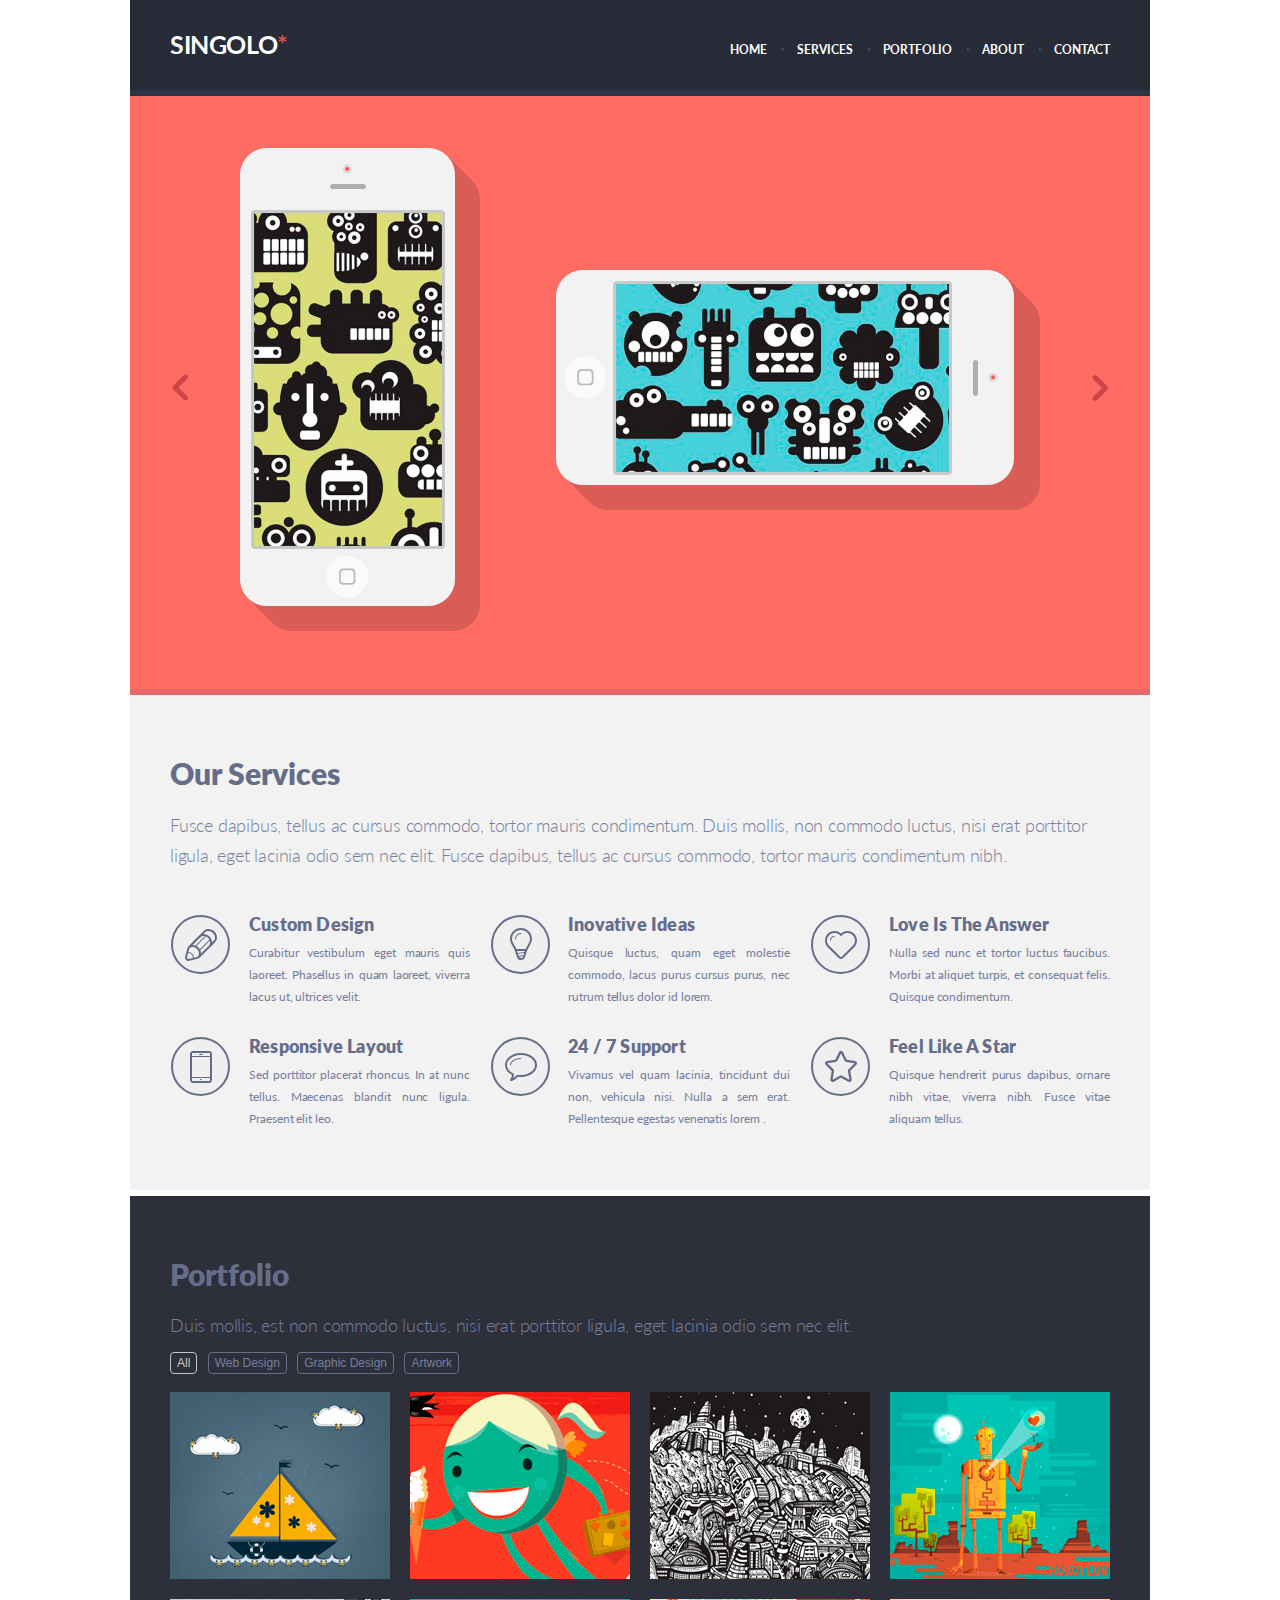
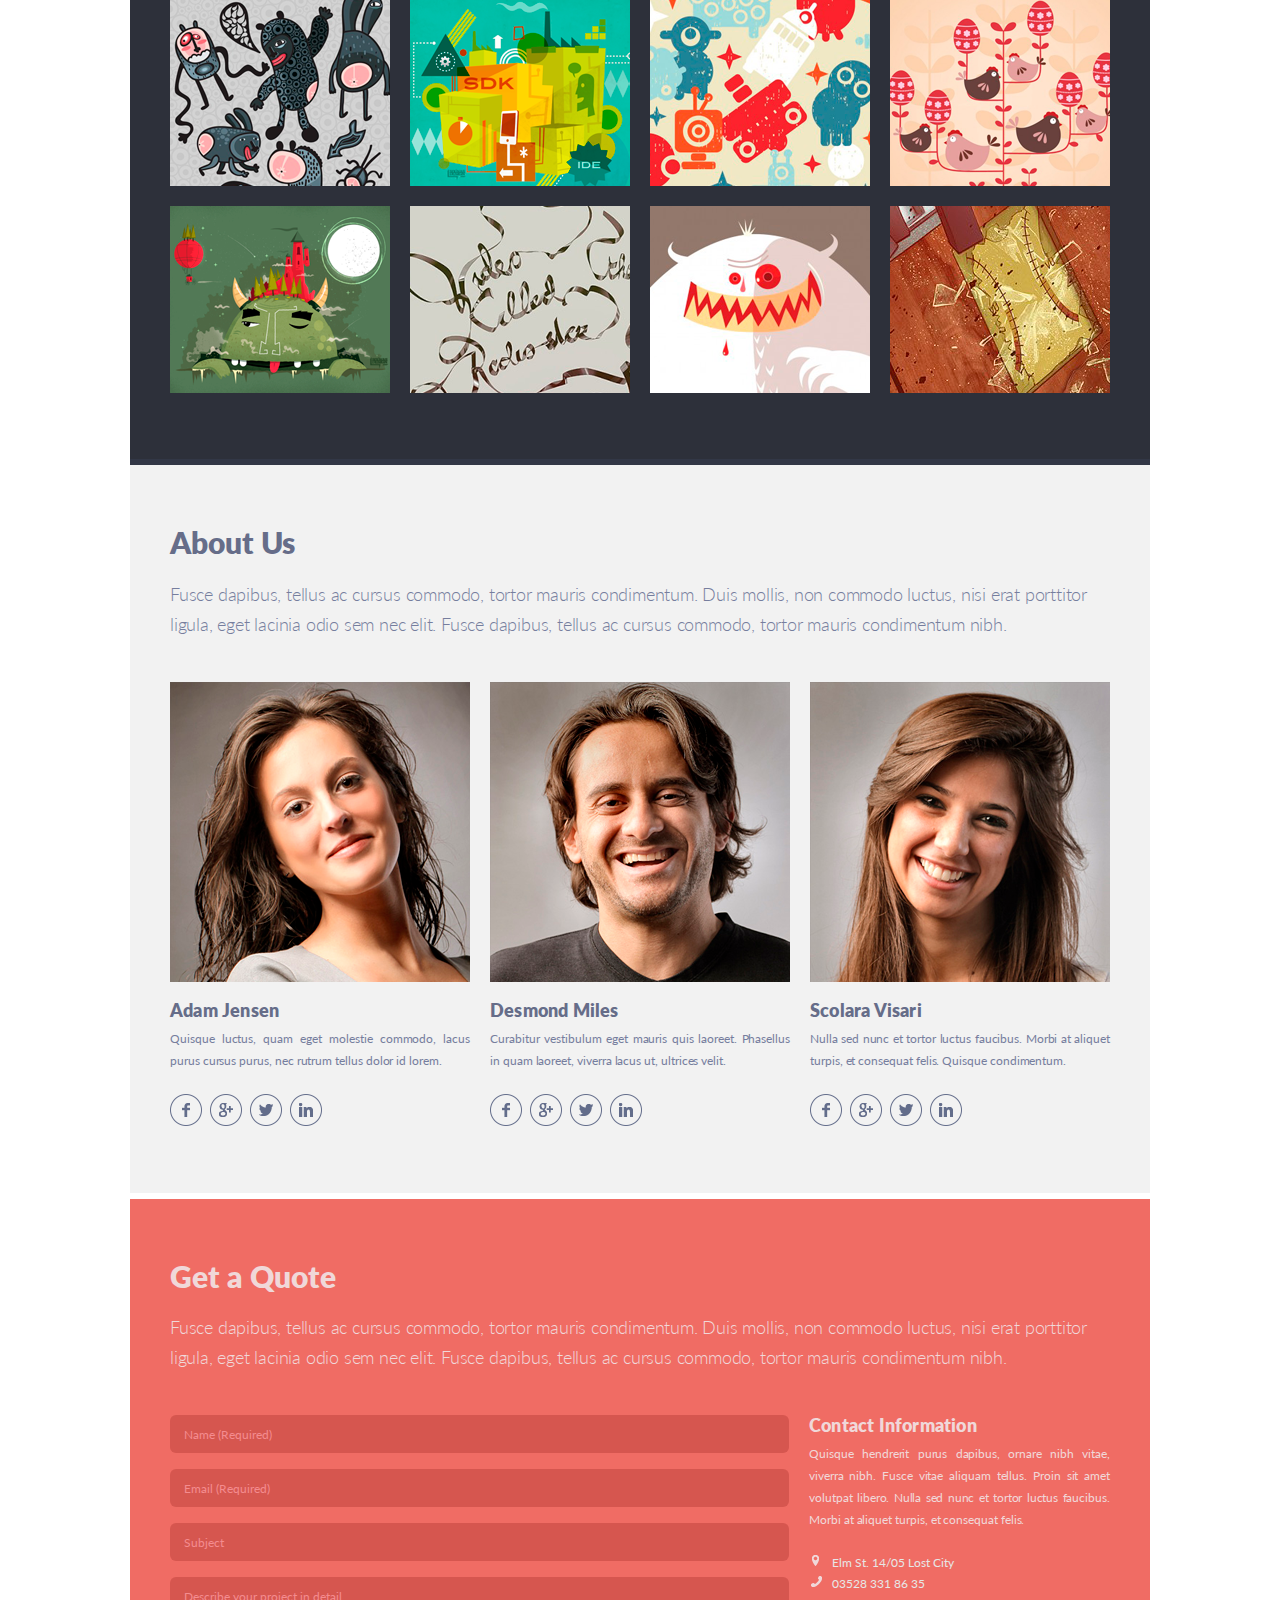
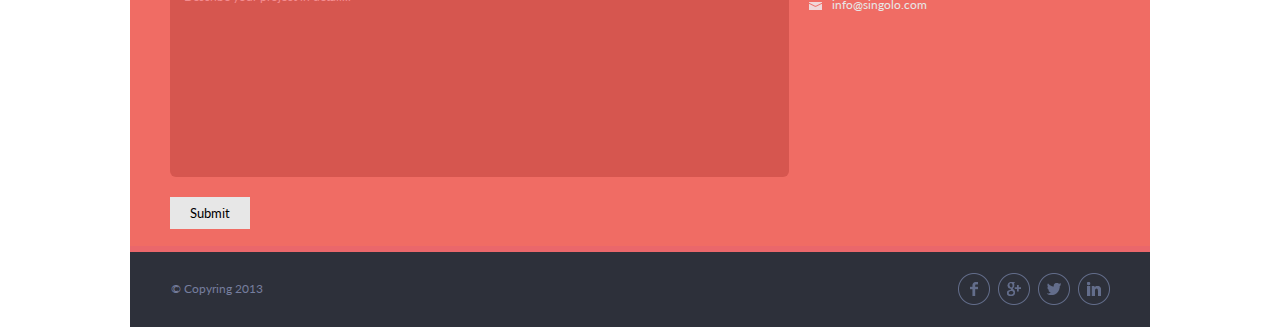
<file: index.html>
<!DOCTYPE html>
<html lang="en">
<head>
    <meta charset="UTF-8">
    <meta name="viewport" content="width=device-width, initial-scale=1.0">
    <link href="./styles/style.css" rel="stylesheet">
    <title>Singolo</title>
</head>
<body>
    <div class="wrapper">
        <header>
            <a href="#"><h1>SINGOLO<span class="red">*</span></h1></a>
            <nav>
                <ul>
                    <li><a href="#">HOME</a></li>
                    <li class="divider">·</li>
                    <li><a href="#">SERVICES</a></li>
                    <li class="divider">·</li>
                    <li><a href="#">PORTFOLIO</a></li>
                    <li class="divider">·</li>
                    <li><a href="#">ABOUT</a></li>
                    <li class="divider">·</li>
                    <li><a href="#">CONTACT</a></li>
                </ul>
            </nav><!-- end nav-->
            <div id="menu-divider"></div>
        </header>
        <main>
            <div id="hero">
                <a href="#"><img src="assets/images/chev 1.svg" class="arrow-left" alt="swap left"></a>
                <img src="assets/images/iPhone Vertical 1.png" class="image-vertical" alt="image 1">
                <img src="assets/images/iPhone Horizontal 1.png" class="image-horizontal" alt="image 2">
                <a href="#"><img src="assets/images/chev 2.svg" class="arrow-right" alt="swap right"></a>
            </div><!-- end hero-->
            <div id="content">
                <section id="description">
                    <h2>Our Services</h2>
                        <p class="text">Fusce dapibus, tellus ac cursus commodo, tortor mauris condimentum. Duis mollis, non commodo luctus, nisi erat porttitor ligula, eget lacinia odio sem nec elit. Fusce dapibus, tellus ac cursus commodo, tortor mauris condimentum nibh.</p>
                        <div class="benefit-box">
                            <div class="benefits">
                                <div class="benefit-wrapper">
                                    <img src="assets/images/Benefits/Custom Design.svg" class="benefit-img" alt="img">
                                    <h4>Custom Design</h4>
                                    <p class="benefit-text">Curabitur vestibulum eget mauris quis laoreet. Phasellus in quam laoreet, viverra lacus ut, ultrices velit.</p>
                                </div><!--end benefit-->
                                <div class="benefit-wrapper">
                                    <img src="assets/images/Benefits/Inovative Ideas.svg" class="benefit-img" alt="img">
                                    <h4>Inovative Ideas</h4>
                                    <p class="benefit-text">Quisque luctus, quam eget molestie commodo, lacus purus cursus purus, nec rutrum tellus dolor id lorem.</p>
                                </div><!--end benefit-->
                                <div class="benefit-wrapper">
                                    <img src="assets/images/Benefits/Love Is The Answer.svg" class="benefit-img" alt="img">
                                    <h4>Love Is The Answer</h4>
                                    <p class="benefit-text">Nulla sed nunc et tortor luctus faucibus. Morbi at aliquet turpis, et consequat felis. Quisque condimentum.</p>
                                </div><!--end benefit-->
                                <br>
                            </div>
                        </div>

                        <div class="benefits">
                            <div class="benefit-wrapper">
                                <img src="assets/images/Benefits/Responsive Layout.svg" class="benefit-img" alt="img">
                                <h4>Responsive Layout</h4>
                                <p class="benefit-text">Sed porttitor placerat rhoncus. In at nunc tellus. Maecenas blandit nunc ligula. Praesent elit leo.</p>
                            </div><!--end benefit-->
                            <div class="benefit-wrapper">
                                <img src="assets/images/Benefits/7 Support.svg" class="benefit-img" alt="img">
                                <h4>24 / 7 Support</h4>
                                <p class="benefit-text">Vivamus vel quam lacinia, tincidunt dui non, vehicula nisi. Nulla a sem erat. Pellentesque egestas venenatis lorem .</p>
                            </div><!--end benefit-->
                            <div class="benefit-wrapper">
                                <img src="assets/images/Benefits/Feel Like A Star.svg" class="benefit-img" alt="img">
                                <h4>Feel Like A Star</h4>
                                <p class="benefit-text">Quisque hendrerit purus dapibus, ornare nibh vitae, viverra nibh. Fusce vitae aliquam tellus.</p>
                            </div><!--end benefit-->
                            <br>
                        </div>
                </section><!--end description-->
                <section id="column-content"></section><!-- end column-content-->
            </div>
        </main>
        <section id="portfolio">
            <h2>Portfolio</h2>
            <p class="text">Duis mollis, est non commodo luctus, nisi erat porttitor ligula, eget lacinia odio sem nec elit.</p>
            <div class="portfolio-select">
                <button class="button active">All</button>
                <button class="button">Web Design</button>
                <button class="button">Graphic Design</button>
                <button class="button">Artwork</button>
            </div>
                <div class="portfolio-items">
                    <div class="portfolio-item"><img src="assets/images/Portfolio/Image.png"></div>
                    <div class="portfolio-item"><img src="assets/images/Portfolio/Image-3.png"></div>
                    <div class="portfolio-item"><img src="assets/images/Portfolio/Image-6.png"></div>
                    <div class="portfolio-item"><img src="assets/images/Portfolio/Image-9.png"></div>

                    <div class="portfolio-item"><img src="assets/images/Portfolio/Image-1.png"></div>
                    <div class="portfolio-item"><img src="assets/images/Portfolio/Image-4.png"></div>
                    <div class="portfolio-item"><img src="assets/images/Portfolio/Image-7.png"></div>
                    <div class="portfolio-item"><img src="assets/images/Portfolio/Image-10.png"></div>

                    <div class="portfolio-item"><img src="assets/images/Portfolio/Image-2.png"></div>
                    <div class="portfolio-item"><img src="assets/images/Portfolio/Image-5.png"></div>
                    <div class="portfolio-item"><img src="assets/images/Portfolio/Image-8.png"></div>
                    <div class="portfolio-item"><img src="assets/images/Portfolio/Image-11.png"></div>
                </div>     
        </section> <!-- end portfolio-->
        <section id="about-us">
            <h2>About Us</h2>
            <p class="text">Fusce dapibus, tellus ac cursus commodo, tortor mauris condimentum. Duis mollis, non commodo luctus, nisi erat porttitor ligula, eget lacinia odio sem nec elit. Fusce dapibus, tellus ac cursus commodo, tortor mauris condimentum nibh.</p>
            <div class="workers">
                <div class="worker">
                    <img src="assets/images/About Us/Image.png" id="portfolio-img">
                    <h4>Adam Jensen</h4>
                    <p class="benefit-text">Quisque luctus, quam eget molestie commodo, lacus purus cursus purus, nec rutrum tellus dolor id lorem.</p>
                    <div class="social">
                        <img src="assets/images/Social/Facebook.png" id="social-icon">
                        <img src="assets/images/Social/Google.png" id="social-icon">
                        <img src="assets/images/Social/Twitter.png" id="social-icon">
                        <img src="assets/images/Social/LinkedIn.png" id="social-icon">
                    </div>
                </div>
                <div class="worker">
                    <img src="assets/images/About Us/Image1.png" id="portfolio-img">
                    <h4>Desmond Miles</h4>
                    <p class="benefit-text">Curabitur vestibulum eget mauris quis laoreet. Phasellus in quam laoreet, viverra lacus ut, ultrices velit.</p>
                    <div class="social">
                        <img src="assets/images/Social/Facebook.png" id="social-icon">
                        <img src="assets/images/Social/Google.png" id="social-icon">
                        <img src="assets/images/Social/Twitter.png" id="social-icon">
                        <img src="assets/images/Social/LinkedIn.png" id="social-icon">
                    </div>
                </div>
                <div class="worker">
                    <img src="assets/images/About Us/Image2.png" id="portfolio-img">
                    <h4>Scolara Visari</h4>
                    <p class="benefit-text">Nulla sed nunc et tortor luctus faucibus. Morbi at aliquet turpis, et consequat felis. Quisque condimentum. </p>
                    <div class="social">
                        <img src="assets/images/Social/Facebook.png" id="social-icon">
                        <img src="assets/images/Social/Google.png" id="social-icon">
                        <img src="assets/images/Social/Twitter.png" id="social-icon">
                        <img src="assets/images/Social/LinkedIn.png" id="social-icon">
                    </div>
                </div>
            </div>
        </section> <!-- end about us-->
        <section id="quote">
            <h2 class="white">Get a Quote</h2>
            <p class="text white">Fusce dapibus, tellus ac cursus commodo, tortor mauris condimentum. Duis mollis, non commodo luctus, nisi erat porttitor ligula, eget lacinia odio sem nec elit. Fusce dapibus, tellus ac cursus commodo, tortor mauris condimentum nibh.</p>

            <div class="form">

                <div class="inputs">
                    <form action="">
                        <input type="text" size="40" required placeholder="Name (Required)">
                        <input type="email" size="40" required placeholder="Email (Required)">
                        <input type="text" size="40" placeholder="Subject">
                        <textarea rows="10" placeholder="Describe your project in detail..."></textarea>
                        <button type="submit" class="submit-button">Submit</button>
                    </form>
                </div>

                <div class="links">
                    <h4 class="white">Contact Information</h4>
                    <div class="benefit-text white">Quisque hendrerit purus dapibus, ornare nibh vitae, viverra nibh. Fusce vitae aliquam tellus. Proin sit amet volutpat libero. Nulla sed nunc et tortor luctus faucibus. Morbi at aliquet turpis, et consequat felis. 
                    </div>
                    <div class="link-style">
                        <span>Elm St. 14/05 Lost City</span>
                        <a href="tel:035283318635"> 03528 331 86 35</a>
                        <a href="mailto:info@singolo.com"> info@singolo.com</a>
                    </div>  
                </div>

            </div>
        </section> <!-- end quote-->
        <footer>
            <span class="footer-text">&copy; Copyring 2013</span>
                <div class="social">
                    <img src="assets/images/Social/Facebook.png" id="social-icon">
                    <img src="assets/images/Social/Google.png" id="social-icon">
                    <img src="assets/images/Social/Twitter.png" id="social-icon">
                    <img src="assets/images/Social/LinkedIn.png" id="social-icon">
                </div>
        </footer> <!-- end footer-->
    </div>
</body>
</html>
</file>
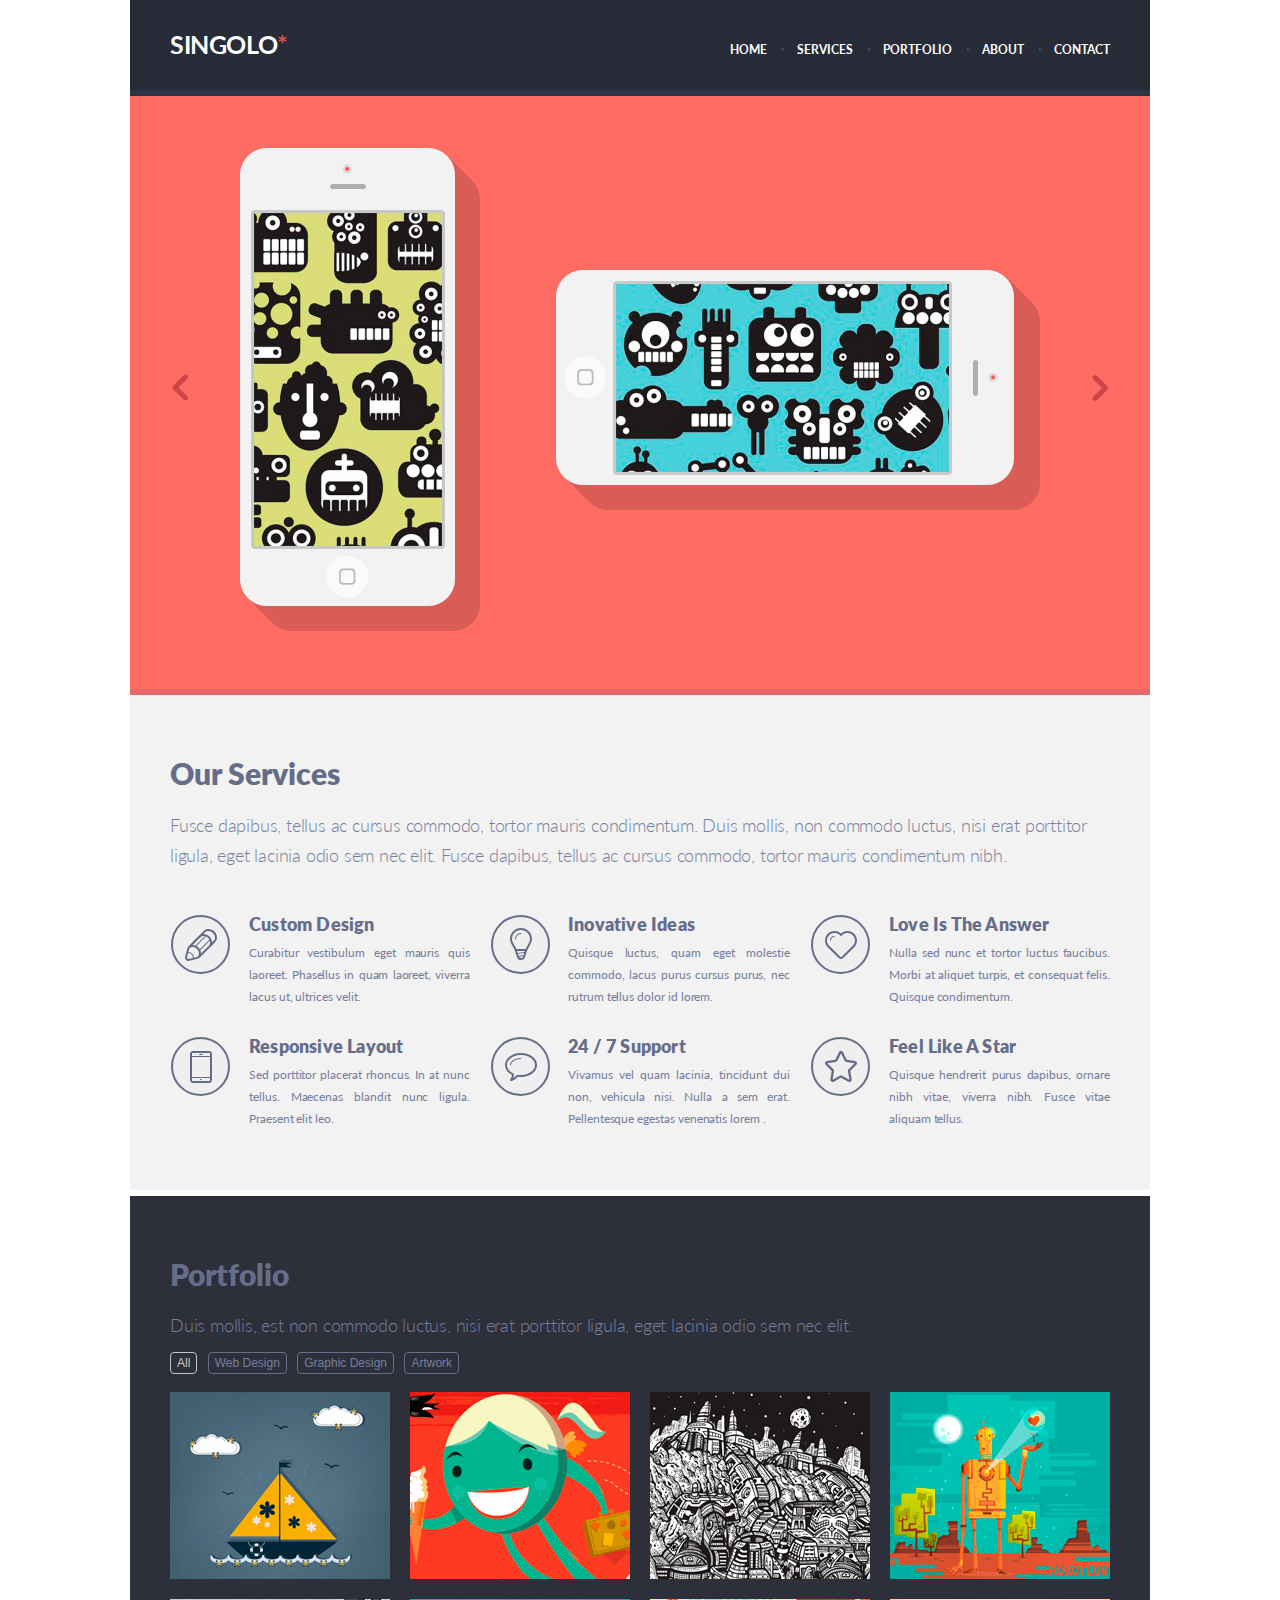
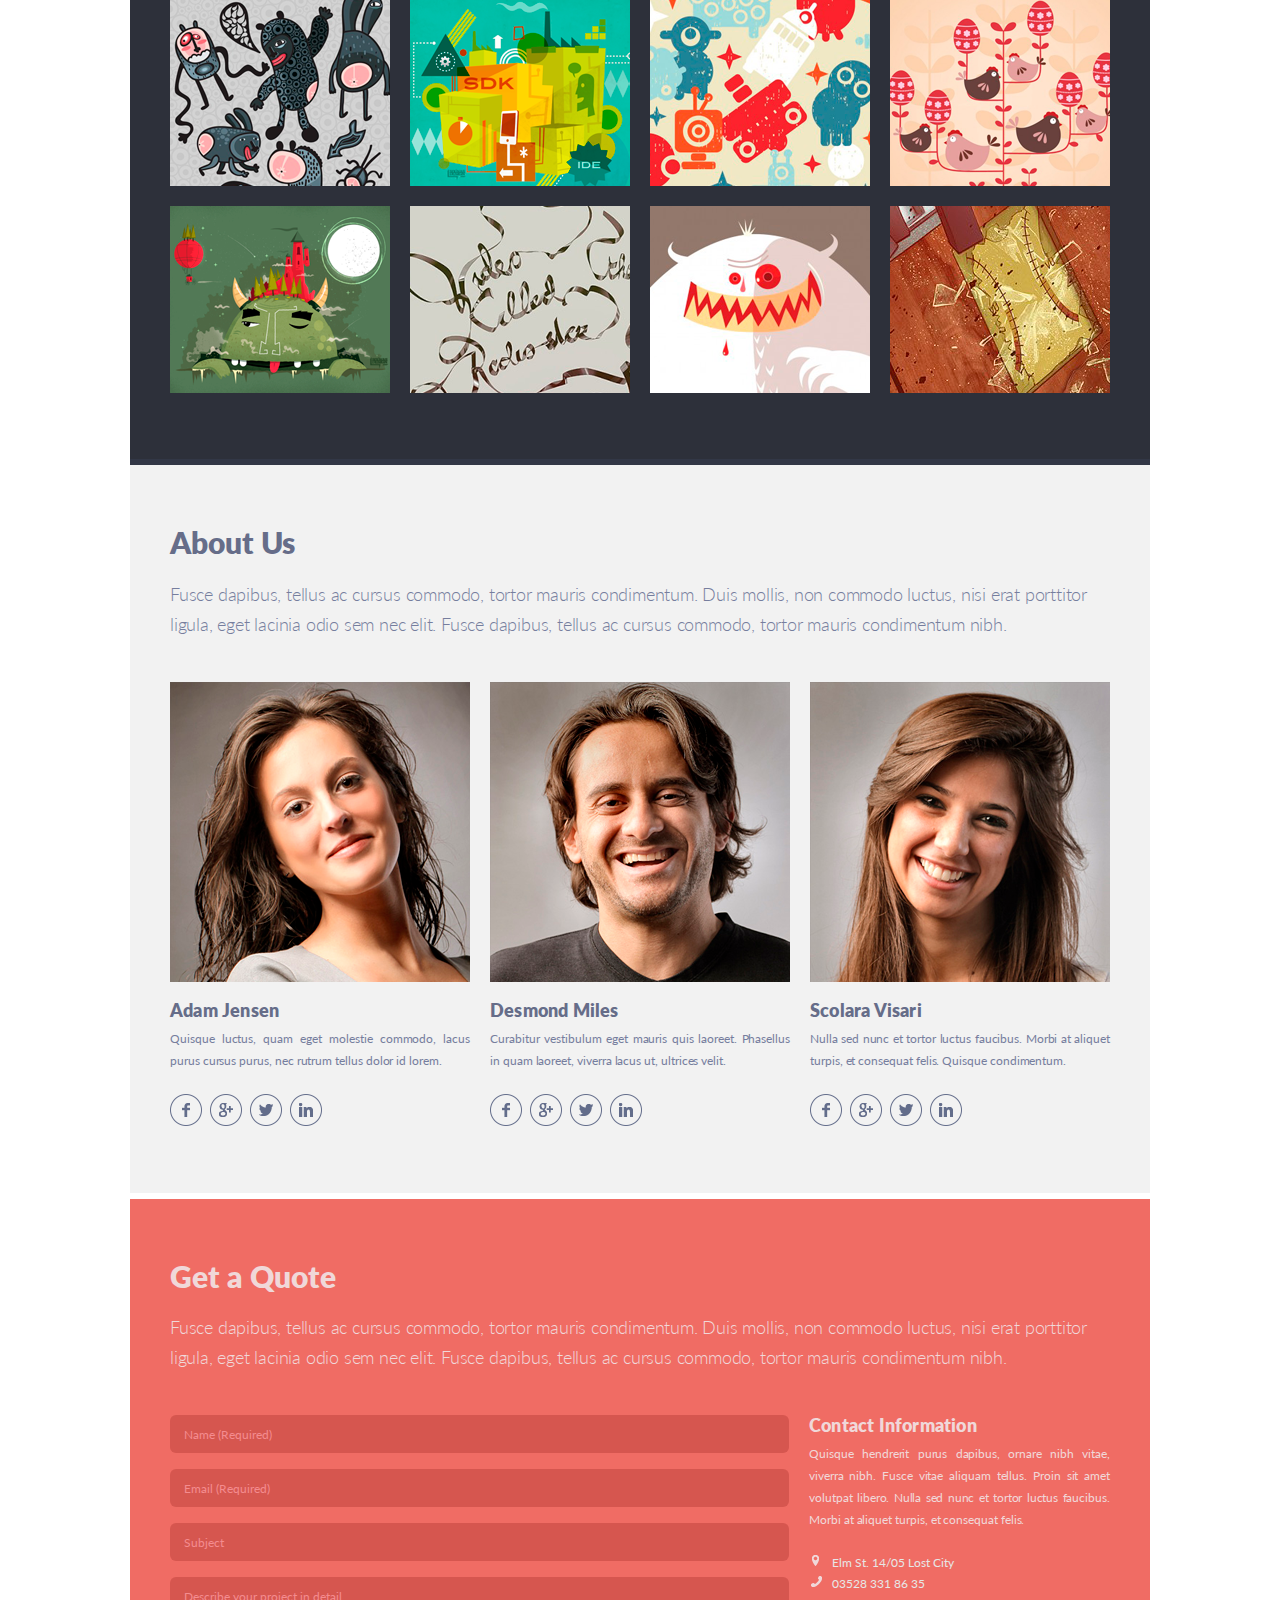
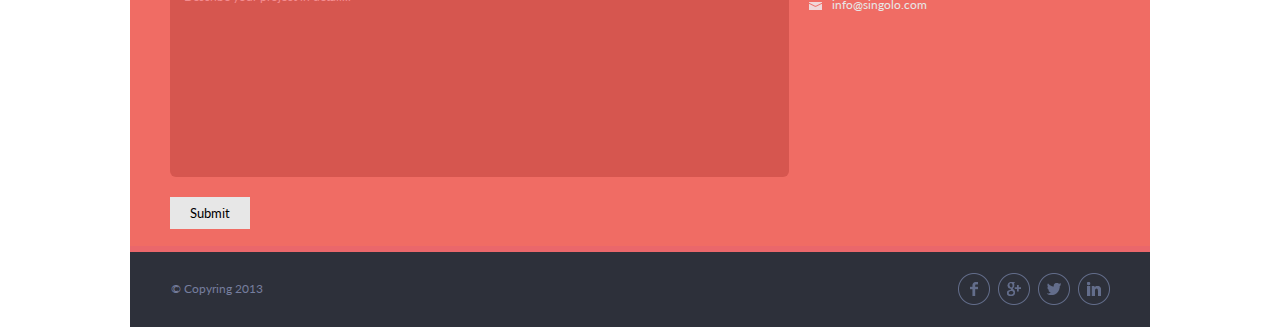
<file: singolo.html>
<!DOCTYPE html>
<html lang="en">
<head>
    <meta charset="UTF-8">
    <meta name="viewport" content="width=device-width, initial-scale=1.0">
    <link href="./styles/singolo.css" rel="stylesheet">
    <title>Singolo</title>
</head>
<body>
    <div class="wrapper">
        <header>
            <a href="#"><h1>SINGOLO<span class="red">*</span></h1></a>
            <nav>
                <ul>
                    <li><a href="#">HOME</a></li>
                    <li class="divider">·</li>
                    <li><a href="#">SERVICES</a></li>
                    <li class="divider">·</li>
                    <li><a href="#">PORTFOLIO</a></li>
                    <li class="divider">·</li>
                    <li><a href="#">ABOUT</a></li>
                    <li class="divider">·</li>
                    <li><a href="#">CONTACT</a></li>
                </ul>
            </nav><!-- end nav-->
            <div id="menu-divider"></div>
        </header>
        <main>
            <div id="hero">
                <a href="#"><img src="assets/images/chev 1.svg" class="arrow-left" alt="swap left"></a>
                <img src="assets/images/iPhone Vertical 1.png" class="image-vertical" alt="image 1">
                <img src="assets/images/iPhone Horizontal 1.png" class="image-horizontal" alt="image 2">
                <a href="#"><img src="assets/images/chev 2.svg" class="arrow-right" alt="swap right"></a>
            </div><!-- end hero-->
            <div id="content">
                <section id="description">
                    <h2>Our Services</h2>
                        <p class="text">Fusce dapibus, tellus ac cursus commodo, tortor mauris condimentum. Duis mollis, non commodo luctus, nisi erat porttitor ligula, eget lacinia odio sem nec elit. Fusce dapibus, tellus ac cursus commodo, tortor mauris condimentum nibh.</p>
                        <div class="benefit-box">
                            <div class="benefits">
                                <div class="benefit-wrapper">
                                    <img src="assets/images/Benefits/Custom Design.svg" class="benefit-img" alt="img">
                                    <h4>Custom Design</h4>
                                    <p class="benefit-text">Curabitur vestibulum eget mauris quis laoreet. Phasellus in quam laoreet, viverra lacus ut, ultrices velit.</p>
                                </div><!--end benefit-->
                                <div class="benefit-wrapper">
                                    <img src="assets/images/Benefits/Inovative Ideas.svg" class="benefit-img" alt="img">
                                    <h4>Inovative Ideas</h4>
                                    <p class="benefit-text">Quisque luctus, quam eget molestie commodo, lacus purus cursus purus, nec rutrum tellus dolor id lorem.</p>
                                </div><!--end benefit-->
                                <div class="benefit-wrapper">
                                    <img src="assets/images/Benefits/Love Is The Answer.svg" class="benefit-img" alt="img">
                                    <h4>Love Is The Answer</h4>
                                    <p class="benefit-text">Nulla sed nunc et tortor luctus faucibus. Morbi at aliquet turpis, et consequat felis. Quisque condimentum.</p>
                                </div><!--end benefit-->
                                <br>
                            </div>
                        </div>

                        <div class="benefits">
                            <div class="benefit-wrapper">
                                <img src="assets/images/Benefits/Responsive Layout.svg" class="benefit-img" alt="img">
                                <h4>Responsive Layout</h4>
                                <p class="benefit-text">Sed porttitor placerat rhoncus. In at nunc tellus. Maecenas blandit nunc ligula. Praesent elit leo.</p>
                            </div><!--end benefit-->
                            <div class="benefit-wrapper">
                                <img src="assets/images/Benefits/7 Support.svg" class="benefit-img" alt="img">
                                <h4>24 / 7 Support</h4>
                                <p class="benefit-text">Vivamus vel quam lacinia, tincidunt dui non, vehicula nisi. Nulla a sem erat. Pellentesque egestas venenatis lorem .</p>
                            </div><!--end benefit-->
                            <div class="benefit-wrapper">
                                <img src="assets/images/Benefits/Feel Like A Star.svg" class="benefit-img" alt="img">
                                <h4>Feel Like A Star</h4>
                                <p class="benefit-text">Quisque hendrerit purus dapibus, ornare nibh vitae, viverra nibh. Fusce vitae aliquam tellus.</p>
                            </div><!--end benefit-->
                            <br>
                        </div>
                </section><!--end description-->
                <section id="column-content"></section><!-- end column-content-->
            </div>
        </main>
        <section id="portfolio">
            <h2>Portfolio</h2>
            <p class="text">Duis mollis, est non commodo luctus, nisi erat porttitor ligula, eget lacinia odio sem nec elit.</p>
            <div class="portfolio-select">
                <button class="button active">All</button>
                <button class="button">Web Design</button>
                <button class="button">Graphic Design</button>
                <button class="button">Artwork</button>
            </div>
                <div class="portfolio-items">
                    <div class="portfolio-item"><img src="assets/images/Portfolio/Image.png"></div>
                    <div class="portfolio-item"><img src="assets/images/Portfolio/Image-3.png"></div>
                    <div class="portfolio-item"><img src="assets/images/Portfolio/Image-6.png"></div>
                    <div class="portfolio-item"><img src="assets/images/Portfolio/Image-9.png"></div>

                    <div class="portfolio-item"><img src="assets/images/Portfolio/Image-1.png"></div>
                    <div class="portfolio-item"><img src="assets/images/Portfolio/Image-4.png"></div>
                    <div class="portfolio-item"><img src="assets/images/Portfolio/Image-7.png"></div>
                    <div class="portfolio-item"><img src="assets/images/Portfolio/Image-10.png"></div>

                    <div class="portfolio-item"><img src="assets/images/Portfolio/Image-2.png"></div>
                    <div class="portfolio-item"><img src="assets/images/Portfolio/Image-5.png"></div>
                    <div class="portfolio-item"><img src="assets/images/Portfolio/Image-8.png"></div>
                    <div class="portfolio-item"><img src="assets/images/Portfolio/Image-11.png"></div>
                </div>     
        </section> <!-- end portfolio-->
        <section id="about-us">
            <h2>About Us</h2>
            <p class="text">Fusce dapibus, tellus ac cursus commodo, tortor mauris condimentum. Duis mollis, non commodo luctus, nisi erat porttitor ligula, eget lacinia odio sem nec elit. Fusce dapibus, tellus ac cursus commodo, tortor mauris condimentum nibh.</p>
            <div class="workers">
                <div class="worker">
                    <img src="assets/images/About Us/Image.png" id="portfolio-img">
                    <h4>Adam Jensen</h4>
                    <p class="benefit-text">Quisque luctus, quam eget molestie commodo, lacus purus cursus purus, nec rutrum tellus dolor id lorem.</p>
                    <div class="social">
                        <img src="assets/images/Social/Facebook.png" id="social-icon">
                        <img src="assets/images/Social/Google.png" id="social-icon">
                        <img src="assets/images/Social/Twitter.png" id="social-icon">
                        <img src="assets/images/Social/LinkedIn.png" id="social-icon">
                    </div>
                </div>
                <div class="worker">
                    <img src="assets/images/About Us/Image1.png" id="portfolio-img">
                    <h4>Desmond Miles</h4>
                    <p class="benefit-text">Curabitur vestibulum eget mauris quis laoreet. Phasellus in quam laoreet, viverra lacus ut, ultrices velit.</p>
                    <div class="social">
                        <img src="assets/images/Social/Facebook.png" id="social-icon">
                        <img src="assets/images/Social/Google.png" id="social-icon">
                        <img src="assets/images/Social/Twitter.png" id="social-icon">
                        <img src="assets/images/Social/LinkedIn.png" id="social-icon">
                    </div>
                </div>
                <div class="worker">
                    <img src="assets/images/About Us/Image2.png" id="portfolio-img">
                    <h4>Scolara Visari</h4>
                    <p class="benefit-text">Nulla sed nunc et tortor luctus faucibus. Morbi at aliquet turpis, et consequat felis. Quisque condimentum. </p>
                    <div class="social">
                        <img src="assets/images/Social/Facebook.png" id="social-icon">
                        <img src="assets/images/Social/Google.png" id="social-icon">
                        <img src="assets/images/Social/Twitter.png" id="social-icon">
                        <img src="assets/images/Social/LinkedIn.png" id="social-icon">
                    </div>
                </div>
            </div>
        </section> <!-- end about us-->
        <section id="quote">
            <h2 class="white">Get a Quote</h2>
            <p class="text white">Fusce dapibus, tellus ac cursus commodo, tortor mauris condimentum. Duis mollis, non commodo luctus, nisi erat porttitor ligula, eget lacinia odio sem nec elit. Fusce dapibus, tellus ac cursus commodo, tortor mauris condimentum nibh.</p>

            <div class="form">

                <div class="inputs">
                    <form action="">
                        <input type="text" size="40" required placeholder="Name (Required)">
                        <input type="email" size="40" required placeholder="Email (Required)">
                        <input type="text" size="40" placeholder="Subject">
                        <textarea rows="10" placeholder="Describe your project in detail..."></textarea>
                        <button type="submit" class="submit-button">Submit</button>
                    </form>
                </div>

                <div class="links">
                    <h4 class="white">Contact Information</h4>
                    <div class="benefit-text white">Quisque hendrerit purus dapibus, ornare nibh vitae, viverra nibh. Fusce vitae aliquam tellus. Proin sit amet volutpat libero. Nulla sed nunc et tortor luctus faucibus. Morbi at aliquet turpis, et consequat felis. 
                    </div>
                    <div class="link-style">
                        <span>Elm St. 14/05 Lost City</span>
                        <a href="tel:035283318635"> 03528 331 86 35</a>
                        <a href="mailto:info@singolo.com"> info@singolo.com</a>
                    </div>  
                </div>

            </div>
        </section> <!-- end quote-->
        <footer>
            <span class="footer-text">&copy; Copyring 2013</span>
                <div class="social">
                    <img src="assets/images/Social/Facebook.png" id="social-icon">
                    <img src="assets/images/Social/Google.png" id="social-icon">
                    <img src="assets/images/Social/Twitter.png" id="social-icon">
                    <img src="assets/images/Social/LinkedIn.png" id="social-icon">
                </div>
        </footer> <!-- end footer-->
    </div>
</body>
</html>
</file>
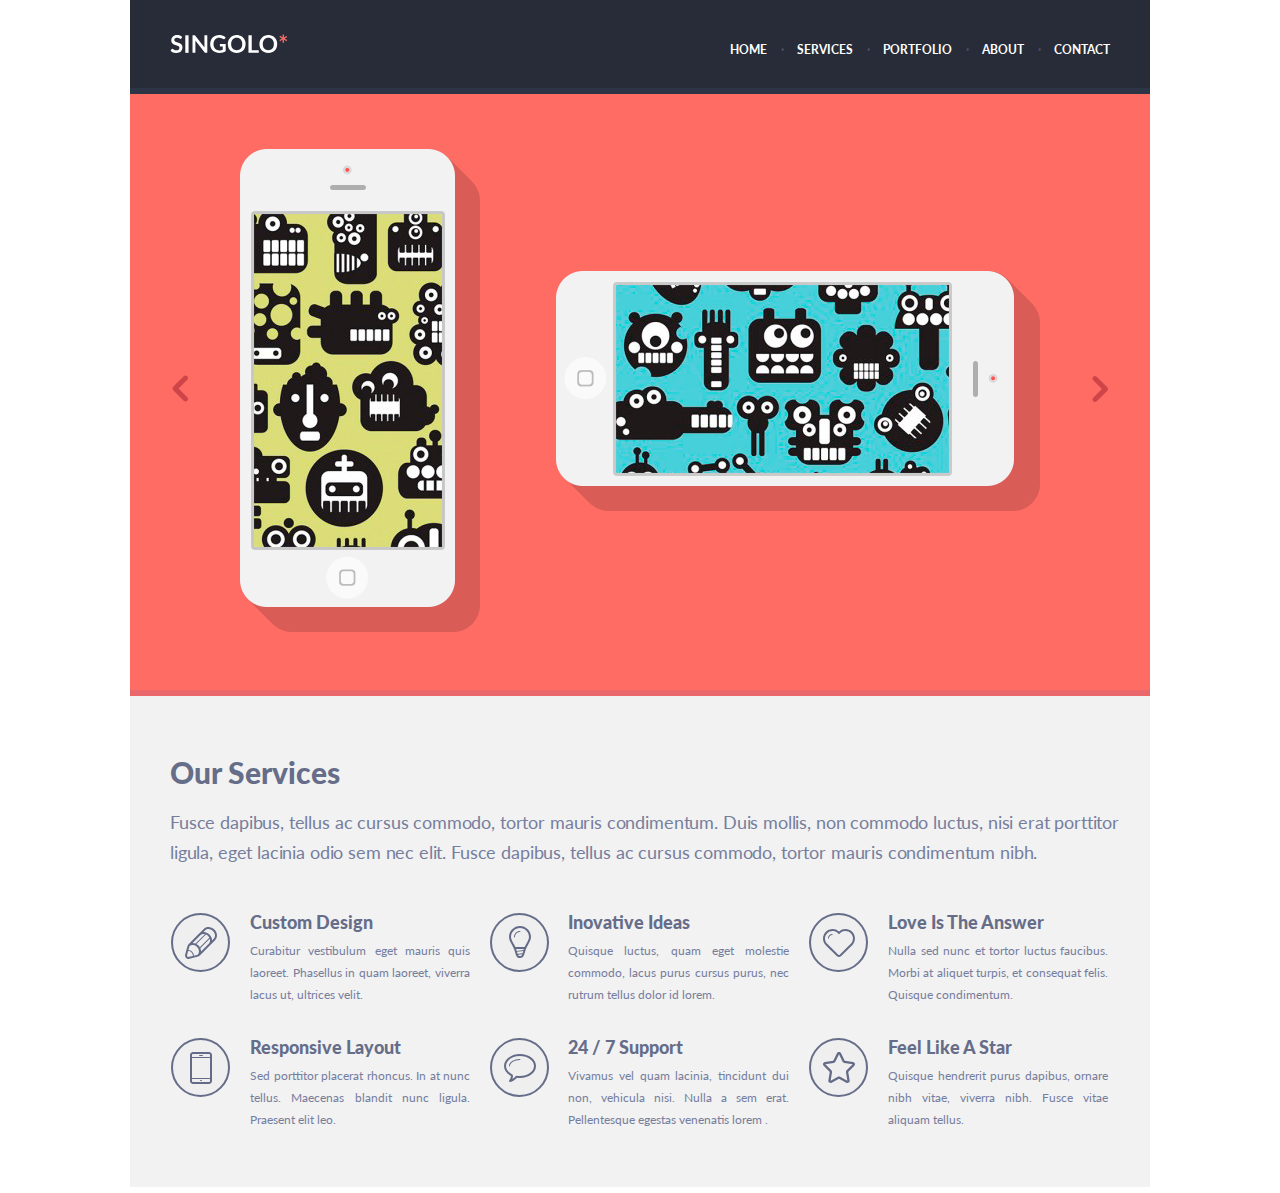
<file: singolo1.html>
<!DOCTYPE html>
<html lang="en">
<head>
    <meta charset="UTF-8">
    <meta name="viewport" content="width=device-width, initial-scale=1.0">
    <link href="./assets/styles/singolo1.css" rel="stylesheet">
    <title>Singolo</title>
</head>
<body>
    <div class="wrapper">
    <header>
        <a href="#"><img src="assets/images/Logo.svg" id="logo" alt="logo"></a>
        <nav>
            <ul>
                <li><a href="#">HOME</a></li>
                <li class="divider">·</li>
                <li><a href="#">SERVICES</a></li>
                <li class="divider">·</li>
                <li><a href="#">PORTFOLIO</a></li>
                <li class="divider">·</li>
                <li><a href="#">ABOUT</a></li>
                <li class="divider">·</li>
                <li><a href="#">CONTACT</a></li>
            </ul>
        </nav><!-- end nav-->
        <div id="menu-divider"></div>
    </header>
    <main>
        <div id="hero">
            <a href="#"><img src="assets/images/chev 1.svg" class="arrow-left" alt="swap left"></a>
            <img src="assets/images/iPhone Vertical 1.png" class="image-vertical" alt="image 1">
            <img src="assets/images/iPhone Horizontal 1.png" class="image-horizontal" alt="image 2">
            <a href="#"><img src="assets/images/chev 2.svg" class="arrow-right" alt="swap right"></a>
        </div><!-- end hero-->
        <div id="content">
            <section id="description">
                <h2>Our Services</h2>
                    <p class="text">Fusce dapibus, tellus ac cursus commodo, tortor mauris condimentum. Duis mollis, non commodo luctus, nisi erat porttitor ligula, eget lacinia odio sem nec elit. Fusce dapibus, tellus ac cursus commodo, tortor mauris condimentum nibh.</p>
                    <div class="benefits">
                        <div class="benefit-wrapper">
                            <img src="assets/images/Benefits/Custom Design.svg" class="benefit-img" alt="img">
                            <h4>Custom Design</h4>
                            <p class="benefit-text">Curabitur vestibulum eget mauris quis laoreet. Phasellus in quam laoreet, viverra lacus ut, ultrices velit.</p>
                        </div><!--end benefit-->
                        <div class="benefit-wrapper">
                            <img src="assets/images/Benefits/Inovative Ideas.svg" class="benefit-img" alt="img">
                            <h4>Inovative Ideas</h4>
                            <p class="benefit-text">Quisque luctus, quam eget molestie commodo, lacus purus cursus purus, nec rutrum tellus dolor id lorem.</p>
                        </div><!--end benefit-->
                        <div class="benefit-wrapper">
                            <img src="assets/images/Benefits/Love Is The Answer.svg" class="benefit-img" alt="img">
                            <h4>Love Is The Answer</h4>
                            <p class="benefit-text">Nulla sed nunc et tortor luctus faucibus. Morbi at aliquet turpis, et consequat felis. Quisque condimentum.</p>
                        </div><!--end benefit-->
                        <br>
                    </div>
                    <div class="benefits">
                        <div class="benefit-wrapper">
                            <img src="assets/images/Benefits/Responsive Layout.svg" class="benefit-img" alt="img">
                            <h4>Responsive Layout</h4>
                            <p class="benefit-text">Sed porttitor placerat rhoncus. In at nunc tellus. Maecenas blandit nunc ligula. Praesent elit leo.</p>
                        </div><!--end benefit-->
                        <div class="benefit-wrapper">
                            <img src="assets/images/Benefits/7 Support.svg" class="benefit-img" alt="img">
                            <h4>24 / 7 Support</h4>
                            <p class="benefit-text">Vivamus vel quam lacinia, tincidunt dui non, vehicula nisi. Nulla a sem erat. Pellentesque egestas venenatis lorem .</p>
                        </div><!--end benefit-->
                        <div class="benefit-wrapper">
                            <img src="assets/images/Benefits/Feel Like A Star.svg" class="benefit-img" alt="img">
                            <h4>Feel Like A Star</h4>
                            <p class="benefit-text">Quisque hendrerit purus dapibus, ornare nibh vitae, viverra nibh. Fusce vitae aliquam tellus.</p>
                        </div><!--end benefit-->
                        <br>
                    </div>
            </section><!--end description-->
            <section id="column-content"></section><!-- end column-content-->
        </div>
    </main>
    </div>
</body>
</html>
</file>
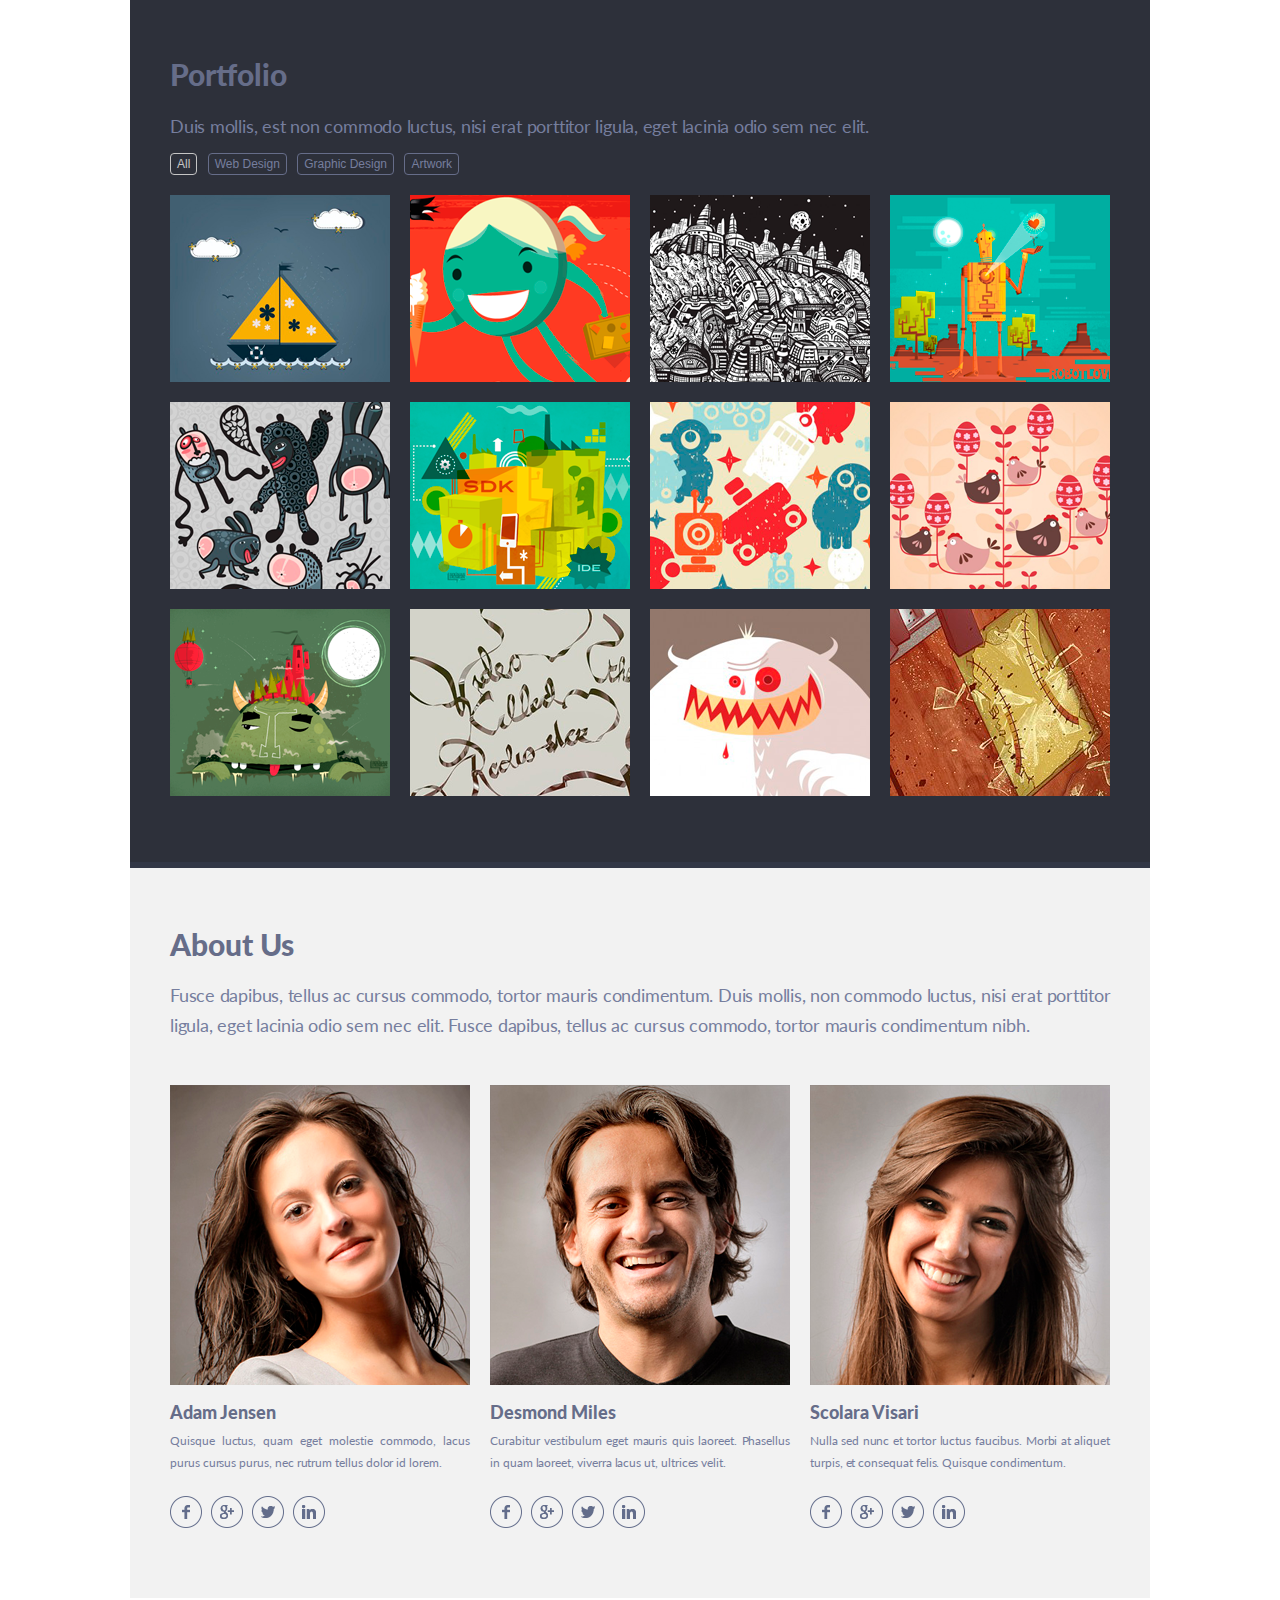
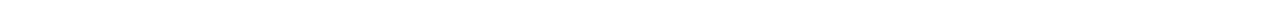
<file: singolo2.html>
<!DOCTYPE html>
<html lang="en">
<head>
    <meta charset="UTF-8">
    <meta name="viewport" content="width=device-width, initial-scale=1.0">
    <link href="./assets/styles/singolo2.css" rel="stylesheet">
    <title>Singolo</title>
</head>
<body>
    <div class="wrapper">
        <section id="portfolio">
            <h2>Portfolio</h2>
            <p class="text">Duis mollis, est non commodo luctus, nisi erat porttitor ligula, eget lacinia odio sem nec elit.</p>
            <div class="portfolio-select">
                <button class="button active">All</button>
                <button class="button">Web Design</button>
                <button class="button">Graphic Design</button>
                <button class="button">Artwork</button>
            </div>
                <div class="portfolio-items">
                    <div class="portfolio-item"><img src="assets/images/Portfolio/Image.png"></div>
                    <div class="portfolio-item"><img src="assets/images/Portfolio/Image-3.png"></div>
                    <div class="portfolio-item"><img src="assets/images/Portfolio/Image-6.png"></div>
                    <div class="portfolio-item"><img src="assets/images/Portfolio/Image-9.png"></div>

                    <div class="portfolio-item"><img src="assets/images/Portfolio/Image-1.png"></div>
                    <div class="portfolio-item"><img src="assets/images/Portfolio/Image-4.png"></div>
                    <div class="portfolio-item"><img src="assets/images/Portfolio/Image-7.png"></div>
                    <div class="portfolio-item"><img src="assets/images/Portfolio/Image-10.png"></div>

                    <div class="portfolio-item"><img src="assets/images/Portfolio/Image-2.png"></div>
                    <div class="portfolio-item"><img src="assets/images/Portfolio/Image-5.png"></div>
                    <div class="portfolio-item"><img src="assets/images/Portfolio/Image-8.png"></div>
                    <div class="portfolio-item"><img src="assets/images/Portfolio/Image-11.png"></div>
                </div>     
        </section>
        <section id="about-us">
            <h2>About Us</h2>
            <p class="text">Fusce dapibus, tellus ac cursus commodo, tortor mauris condimentum. Duis mollis, non commodo luctus, nisi erat porttitor ligula, eget lacinia odio sem nec elit. Fusce dapibus, tellus ac cursus commodo, tortor mauris condimentum nibh.</p>
            <div class="workers">
                <div class="worker">
                    <img src="assets/images/About Us/Image.png" id="portfolio-img">
                    <h4>Adam Jensen</h4>
                    <p class="benefit-text">Quisque luctus, quam eget molestie commodo, lacus purus cursus purus, nec rutrum tellus dolor id lorem.</p>
                    <div class="social">
                        <img src="assets/images/Social/Facebook.png" id="social-icon">
                        <img src="assets/images/Social/Google.png" id="social-icon">
                        <img src="assets/images/Social/Twitter.png" id="social-icon">
                        <img src="assets/images/Social/LinkedIn.png" id="social-icon">
                    </div>
                </div>
                <div class="worker">
                    <img src="assets/images/About Us/Image1.png" id="portfolio-img">
                    <h4>Desmond Miles</h4>
                    <p class="benefit-text">Curabitur vestibulum eget mauris quis laoreet. Phasellus in quam laoreet, viverra lacus ut, ultrices velit.</p>
                    <div class="social">
                        <img src="assets/images/Social/Facebook.png" id="social-icon">
                        <img src="assets/images/Social/Google.png" id="social-icon">
                        <img src="assets/images/Social/Twitter.png" id="social-icon">
                        <img src="assets/images/Social/LinkedIn.png" id="social-icon">
                    </div>
                </div>
                <div class="worker">
                    <img src="assets/images/About Us/Image2.png" id="portfolio-img">
                    <h4>Scolara Visari</h4>
                    <p class="benefit-text">Nulla sed nunc et tortor luctus faucibus. Morbi at aliquet turpis, et consequat felis. Quisque condimentum. </p>
                    <div class="social">
                        <img src="assets/images/Social/Facebook.png" id="social-icon">
                        <img src="assets/images/Social/Google.png" id="social-icon">
                        <img src="assets/images/Social/Twitter.png" id="social-icon">
                        <img src="assets/images/Social/LinkedIn.png" id="social-icon">
                    </div>
                </div>
            </div>
        </section>
    </div>
</body>
</html>
</file>
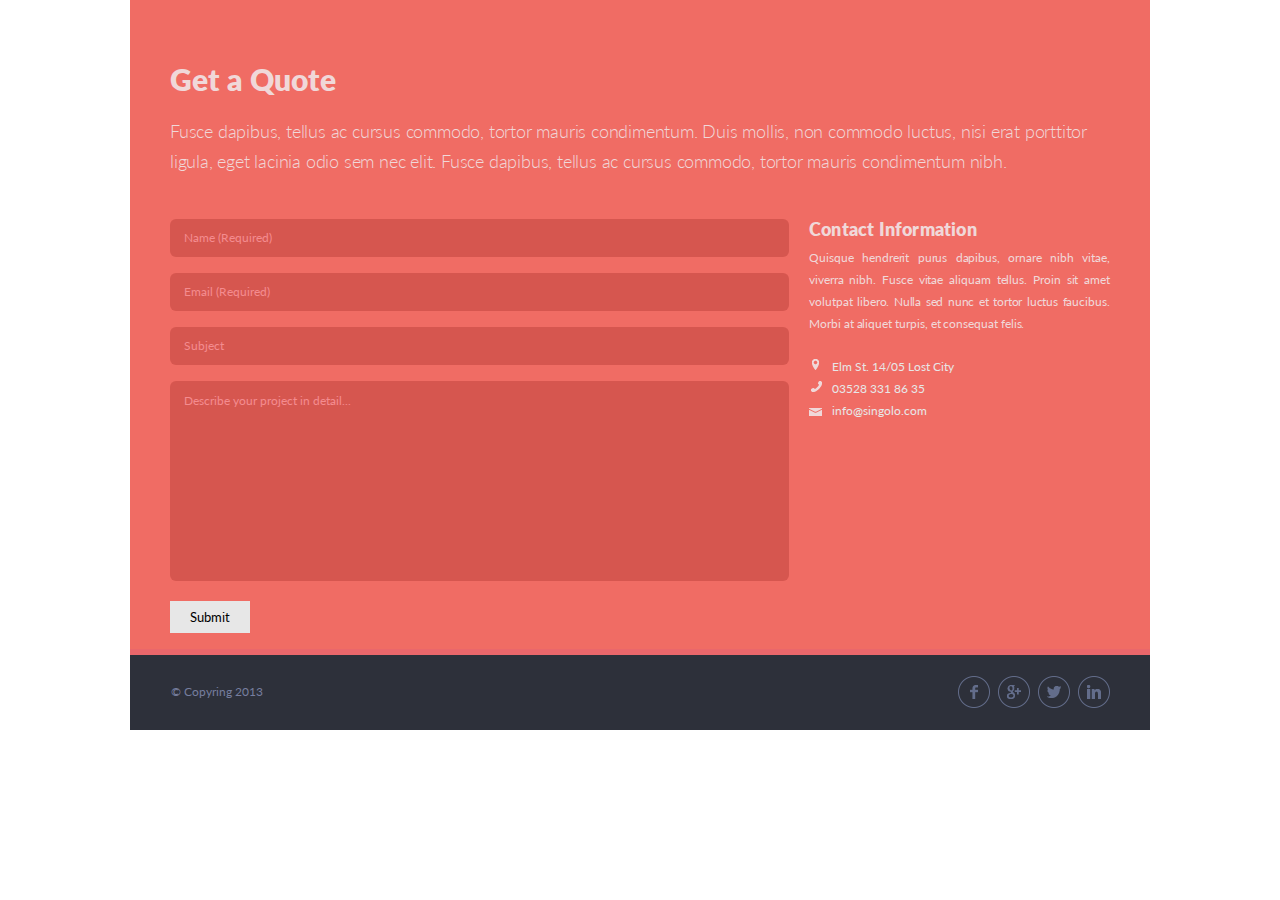
<file: singolo3.html>
<!DOCTYPE html>
<html lang="en">
<head>
    <meta charset="UTF-8">
    <meta name="viewport" content="width=device-width, initial-scale=1.0">
    <link href="./assets/styles/singolo3.css" rel="stylesheet">
    <title>Singolo</title>
</head>
<body>
    <div class="wrapper">
        <section id="quote">
            <h2 class="white">Get a Quote</h2>
            <p class="text white">Fusce dapibus, tellus ac cursus commodo, tortor mauris condimentum. Duis mollis, non commodo luctus, nisi erat porttitor ligula, eget lacinia odio sem nec elit. Fusce dapibus, tellus ac cursus commodo, tortor mauris condimentum nibh.</p>

            <div class="form">

                <div class="inputs">
                    <form action="">
                        <input type="text" size="40" required placeholder="Name (Required)">
                        <input type="email" size="40" required placeholder="Email (Required)">
                        <input type="text" size="40" placeholder="Subject">
                        <textarea rows="10" placeholder="Describe your project in detail..."></textarea>
                        <button type="submit">Submit</button>
                    </form>
                </div>

                <div class="links">
                    <h4 class="white">Contact Information</h4>
                    <div class="benefit-text">Quisque hendrerit purus dapibus, ornare nibh vitae, viverra nibh. Fusce vitae aliquam tellus. Proin sit amet volutpat libero. Nulla sed nunc et tortor luctus faucibus. Morbi at aliquet turpis, et consequat felis. </div>
                    <div class="link-style">
                        <span>Elm St. 14/05 Lost City</span>
                        <a href="tel:035283318635"> 03528 331 86 35</a>
                        <a href="mailto:info@singolo.com"> info@singolo.com</a>
                    </div>  
                </div>

            </div>
        </section>
        <footer>
            <span class="footer-text">&copy; Copyring 2013</span>
                <div class="social">
                    <img src="assets/images/Social/Facebook.png" id="social-icon">
                    <img src="assets/images/Social/Google.png" id="social-icon">
                    <img src="assets/images/Social/Twitter.png" id="social-icon">
                    <img src="assets/images/Social/LinkedIn.png" id="social-icon">
                </div>
        </footer>
    </div> 
</body>
</html>
</file>
<file: styles/style.css>
@import url('https://fonts.googleapis.com/css?family=Lato:100,100i,300,300i,400,400i,700,700i,900,900i&display=swap');

.wrapper{
    max-width: 1020px;
    height: 654px;
    margin: 0 auto;
    line-height: 20px;
    font-family: 'Lato', sans-serif;
}

body{
    padding: 0px;
    margin: 0px;
}

/*Sections*/

header{
    background-color: #272C38;
    padding: 34px 40px 32px 40px;
    border-bottom: 6px solid #2C3445!important;
}


#hero{
    background-color: #FF6C64;
    display: flex;
    justify-content: space-between;
    flex-direction: row;
    align-items: center;
    padding: 32px 0px 38px 0px;
    border-bottom: 6px solid #ea676b!important;
}

#description{
    padding: 70px 40px 60px 40px;
    background: #F2F2F2;
    border-bottom: 6px solid #ffffff!important;
}

#portfolio{
    padding: 70px 0px 46px 40px;
    background: #2D303A;
    border-bottom: 6px solid #323746!important;
}

#about-us{
    padding: 69px 40px 47px 40px;
    background: #F2F2F2;
    border-bottom: 6px solid white!important;
}

#quote{
    padding: 69px 40px 17px 40px;
    background: #f06c64;
    border-bottom: 6px solid #ea676b!important;
}

footer{
    padding: 21px 40px 18px 40px;
    background: #2d303a;
    border-bottom: 6px solid white!important;
    display: flex;
    justify-content: space-between;
}



/*Arrows*/

.arrow-left{
    padding: 42px 46px 42px 42px;
    align-self: center;
}

.arrow-right{
    padding: 42px 42px 42px 16px;
    align-self: center;
}

.arrow-left:hover {
    opacity: 0.7;
  }

  .arrow-right:hover {
    opacity: 0.7;
  }



/* Navigation */

.divider{
    padding: 0px 13.5px;
}

nav:nth-child(2n){
    color: #494E62;
}

nav{
    display: flex;
    float: right;
}

nav ul{
    font-family: Lato;
    font-style: normal;
    font-weight: bold;
    font-size: 11.6593px;
    line-height: 6px;
    padding: 13px 0px 0px 0px;
    margin: 0px;
}


nav ul li{
    list-style: none;
    float: left;
}

a:link {
    color: white; 
    text-decoration: none; 
  }
  a:visited {
    color: rgb(255, 255, 255);
  }
  a:hover {
    color: #F06C64;; 
  }
  a:active {
    color: rgb(180, 180, 180); 
  }


/*Text & Fonts*/

h1{
    font-size: 25px;
    display: inline;
    letter-spacing: -0.4px;
}

.red{
color: #d6564f;
}

h2{
    font-family: Lato;
    font-style: normal;
    font-weight: 800;
    font-size: 29.6188px;
    line-height: 18px;
    /* or 60% */
    padding-top: 0px;
    margin-top: 0px;
    display: flex;
    align-items: center;    
    color: #666D89;
    letter-spacing: -0.03px;
}

.white{
    color: #f0d8d9;
}

.white+.text {
    color: #f0d8d9;
}

.white+.benefit-text {
    color: #f0d8d9;
}

.text{
    font-family: Lato;
    font-style: normal;
    font-weight: 300;
    font-size: 18px;
    line-height: 30px;
    letter-spacing: -0.20px;
    margin: 0px;
    padding-bottom: 0px;
    padding-top: 2px;
    /* or 167% */  
    display: flex;
    align-items: center;
    color: #767E9E;
}

h4{
    font-family: Lato;
    font-style: normal;
    font-weight: 800;
    font-size: 17.7713px;
    color: #666D89;
    letter-spacing: 0.20px;
    padding: 0px;
    margin: 0px;
}


.benefit-text{
    font-family: Lato;
    font-style: normal;
    font-weight: 400;
    letter-spacing: -0.06px;
    font-size: 12px;
    line-height: 22px;
    display: flex;
    align-items: center;
    padding-top: 8px;
    margin: 0px;
    text-align: justify;
    white-space: pre-line ;
    color: #767E9E;
}



/*Benefits*/

.benefit-box{
    padding-top: 16px;
}

.benefits{
    display: flex;
    align-items: stretch;
    padding-top: 28px;
}

.benefit-wrapper{
    width: 300px;
    box-sizing: border-box;
}

.benefit-wrapper:not(:first-child){
    margin-left: 20px;
}

.benefit-img{   
    float: left;
    padding-right: 17px;
}




.image-vertical{
    padding: 20px 30px 20px 0px;
}

.image-horizontal{
    padding: 20px 30px 20px 40px;
}

#logo{
    display: flex; 
    float: left;
}




/*Links*/

.link-style{
    padding-top: 22px;
}


.link-style span, .link-style a{
    display: block;

    font-family: Lato;
    font-style: normal;
    font-weight: normal;
    font-size: 12px;
    color: #e7e7e7;
    text-decoration: none;
    padding-bottom: 1px;
    padding-left: 23px;
}

.link-style span{
    background: url(../assets/images/Contacts/location.png) no-repeat;
    background-position: 1% 20%;
}


.link-style a:nth-child(2){
    background: url(../assets/images/Contacts/phone.png) no-repeat;
    background-position: 0.5% 20%;
}


.link-style a:nth-child(3){
    background: url(../assets/images/Contacts/mail.png) no-repeat;
    background-position: 0% 55%;
}


.footer-text{
    font-family: Lato;
    font-style: normal;
    font-weight: normal;
    letter-spacing: -0.01px;
    font-size: 12px;
    line-height: 22px;
    display: flex;
    align-items: center;;
    margin: 0px;
    padding: 0px;
    text-align: justify;
    white-space: pre-line;
    color: #767E9E;
    margin-left: 1px;
    margin-top: -4px;
}

/*Buttons*/

.button {
    background-color: transparent;
    color: #767E9E;
    border: 1px solid #666D89;
    border-radius: 4px;
    margin: 0px 6.4px 0px 0px;
    padding: 3px 6px 3px 6px!important;
    font-size: 12px;
  }

.active, .button:hover {
    border: 1px solid #c5c5c5;
    color: #c5c5c5;
} 

.submit-button{
    border: none;
    padding: 8px 20px;
    text-align: center;
    text-decoration: none;
    display: inline-block;
    font-size: 13px;
    cursor: pointer;
    font-family: Lato;
    background-color: #e7e7e7;
    color: black;
}




.portfolio-select {
    padding-top: 11px;
    padding-bottom: 18px;
}

.portfolio-items{
    display: flex;
    flex-wrap: wrap;
}

.portfolio-item {
    /*margin: 0px 10px 10px 0px; */
    padding: 0px 20px 16px 0px;
}

.workers{
    display: flex;
    max-width: 302px;
    padding-top: 43px;
}

.worker{
    flex: 1 0 21%; /* explanation below */
    padding: 0px 20px 16px 0px;
}

#portfolio-img{
    padding-bottom: 14px;
}


/*Inputs*/

.form{
    display: flex;
    padding-top: 43px;
}

.inputs{
    flex: 72%;
    padding-right: 20px;
}

.links{
    flex: 35%
}

input, textarea {
    background: #d6564f;
    border-radius: 6px;
    box-sizing: border-box;
    width: 100%;
    height: 38px;
    margin-bottom: 16px;
    resize: none;
    padding-left: 14px;
    color: #ffffff;
    outline: none;
    border: 1px blueviolet;
}

textarea{
padding-top: 12px;
height: 200px;
}


input::placeholder, textarea::placeholder{
    color: #f48c8f;
    font-size: 12px;
    font-family: Lato;
}

input:focus, textarea:focus{
    border: 1px solid rgb(255, 198, 198);
}


/*Icons*/

.social{
    padding-top: 22px;
}

footer .social{
    padding-top: 0px;
}

#social-icon:not(:last-child){
    margin-right: 4px;
}

#social-icon:hover{
    background-color: rgb(225, 231, 255);
    cursor: pointer;
    background-blend-mode: soft-light;
    border-radius: 50%;
}
</file>
<file: styles/singolo.css>
@import url('https://fonts.googleapis.com/css?family=Lato:100,100i,300,300i,400,400i,700,700i,900,900i&display=swap');

.wrapper{
    max-width: 1020px;
    height: 654px;
    margin: 0 auto;
    line-height: 20px;
    font-family: 'Lato', sans-serif;
}

body{
    padding: 0px;
    margin: 0px;
}

/*Sections*/

header{
    background-color: #272C38;
    padding: 34px 40px 32px 40px;
    border-bottom: 6px solid #2C3445!important;
}


#hero{
    background-color: #FF6C64;
    display: flex;
    justify-content: space-between;
    flex-direction: row;
    align-items: center;
    padding: 32px 0px 38px 0px;
    border-bottom: 6px solid #ea676b!important;
}

#description{
    padding: 70px 40px 60px 40px;
    background: #F2F2F2;
    border-bottom: 6px solid #ffffff!important;
}

#portfolio{
    padding: 70px 0px 46px 40px;
    background: #2D303A;
    border-bottom: 6px solid #323746!important;
}

#about-us{
    padding: 69px 40px 47px 40px;
    background: #F2F2F2;
    border-bottom: 6px solid white!important;
}

#quote{
    padding: 69px 40px 17px 40px;
    background: #f06c64;
    border-bottom: 6px solid #ea676b!important;
}

footer{
    padding: 21px 40px 18px 40px;
    background: #2d303a;
    border-bottom: 6px solid white!important;
    display: flex;
    justify-content: space-between;
}



/*Arrows*/

.arrow-left{
    padding: 42px 46px 42px 42px;
    align-self: center;
}

.arrow-right{
    padding: 42px 42px 42px 16px;
    align-self: center;
}

.arrow-left:hover {
    opacity: 0.7;
  }

  .arrow-right:hover {
    opacity: 0.7;
  }



/* Navigation */

.divider{
    padding: 0px 13.5px;
}

nav:nth-child(2n){
    color: #494E62;
}

nav{
    display: flex;
    float: right;
}

nav ul{
    font-family: Lato;
    font-style: normal;
    font-weight: bold;
    font-size: 11.6593px;
    line-height: 6px;
    padding: 13px 0px 0px 0px;
    margin: 0px;
}


nav ul li{
    list-style: none;
    float: left;
}

a:link {
    color: white; 
    text-decoration: none; 
  }
  a:visited {
    color: rgb(255, 255, 255);
  }
  a:hover {
    color: #F06C64;; 
  }
  a:active {
    color: rgb(180, 180, 180); 
  }


/*Text & Fonts*/

h1{
    font-size: 25px;
    display: inline;
    letter-spacing: -0.4px;
}

.red{
color: #d6564f;
}

h2{
    font-family: Lato;
    font-style: normal;
    font-weight: 800;
    font-size: 29.6188px;
    line-height: 18px;
    /* or 60% */
    padding-top: 0px;
    margin-top: 0px;
    display: flex;
    align-items: center;    
    color: #666D89;
    letter-spacing: -0.03px;
}

.white{
    color: #f0d8d9;
}

.white+.text {
    color: #f0d8d9;
}

.white+.benefit-text {
    color: #f0d8d9;
}

.text{
    font-family: Lato;
    font-style: normal;
    font-weight: 300;
    font-size: 18px;
    line-height: 30px;
    letter-spacing: -0.20px;
    margin: 0px;
    padding-bottom: 0px;
    padding-top: 2px;
    /* or 167% */  
    display: flex;
    align-items: center;
    color: #767E9E;
}

h4{
    font-family: Lato;
    font-style: normal;
    font-weight: 800;
    font-size: 17.7713px;
    color: #666D89;
    letter-spacing: 0.20px;
    padding: 0px;
    margin: 0px;
}


.benefit-text{
    font-family: Lato;
    font-style: normal;
    font-weight: 400;
    letter-spacing: -0.06px;
    font-size: 12px;
    line-height: 22px;
    display: flex;
    align-items: center;
    padding-top: 8px;
    margin: 0px;
    text-align: justify;
    white-space: pre-line ;
    color: #767E9E;
}



/*Benefits*/

.benefit-box{
    padding-top: 16px;
}

.benefits{
    display: flex;
    align-items: stretch;
    padding-top: 28px;
}

.benefit-wrapper{
    width: 300px;
    box-sizing: border-box;
}

.benefit-wrapper:not(:first-child){
    margin-left: 20px;
}

.benefit-img{   
    float: left;
    padding-right: 17px;
}




.image-vertical{
    padding: 20px 30px 20px 0px;
}

.image-horizontal{
    padding: 20px 30px 20px 40px;
}

#logo{
    display: flex; 
    float: left;
}




/*Links*/

.link-style{
    padding-top: 22px;
}


.link-style span, .link-style a{
    display: block;

    font-family: Lato;
    font-style: normal;
    font-weight: normal;
    font-size: 12px;
    color: #e7e7e7;
    text-decoration: none;
    padding-bottom: 1px;
    padding-left: 23px;
}

.link-style span{
    background: url(../assets/images/Contacts/location.png) no-repeat;
    background-position: 1% 20%;
}


.link-style a:nth-child(2){
    background: url(../assets/images/Contacts/phone.png) no-repeat;
    background-position: 0.5% 20%;
}


.link-style a:nth-child(3){
    background: url(../assets/images/Contacts/mail.png) no-repeat;
    background-position: 0% 55%;
}


.footer-text{
    font-family: Lato;
    font-style: normal;
    font-weight: normal;
    letter-spacing: -0.01px;
    font-size: 12px;
    line-height: 22px;
    display: flex;
    align-items: center;;
    margin: 0px;
    padding: 0px;
    text-align: justify;
    white-space: pre-line;
    color: #767E9E;
    margin-left: 1px;
    margin-top: -4px;
}

/*Buttons*/

.button {
    background-color: transparent;
    color: #767E9E;
    border: 1px solid #666D89;
    border-radius: 4px;
    margin: 0px 6.4px 0px 0px;
    padding: 3px 6px 3px 6px!important;
    font-size: 12px;
  }

.active, .button:hover {
    border: 1px solid #c5c5c5;
    color: #c5c5c5;
} 

.submit-button{
    border: none;
    padding: 8px 20px;
    text-align: center;
    text-decoration: none;
    display: inline-block;
    font-size: 13px;
    cursor: pointer;
    font-family: Lato;
    background-color: #e7e7e7;
    color: black;
}




.portfolio-select {
    padding-top: 11px;
    padding-bottom: 18px;
}

.portfolio-items{
    display: flex;
    flex-wrap: wrap;
}

.portfolio-item {
    /*margin: 0px 10px 10px 0px; */
    padding: 0px 20px 16px 0px;
}

.workers{
    display: flex;
    max-width: 302px;
    padding-top: 43px;
}

.worker{
    flex: 1 0 21%; /* explanation below */
    padding: 0px 20px 16px 0px;
}

#portfolio-img{
    padding-bottom: 14px;
}


/*Inputs*/

.form{
    display: flex;
    padding-top: 43px;
}

.inputs{
    flex: 72%;
    padding-right: 20px;
}

.links{
    flex: 35%
}

input, textarea {
    background: #d6564f;
    border-radius: 6px;
    box-sizing: border-box;
    width: 100%;
    height: 38px;
    margin-bottom: 16px;
    resize: none;
    padding-left: 14px;
    color: #ffffff;
    outline: none;
    border: 1px blueviolet;
}

textarea{
padding-top: 12px;
height: 200px;
}


input::placeholder, textarea::placeholder{
    color: #f48c8f;
    font-size: 12px;
    font-family: Lato;
}

input:focus, textarea:focus{
    border: 1px solid rgb(255, 198, 198);
}


/*Icons*/

.social{
    padding-top: 22px;
}

footer .social{
    padding-top: 0px;
}

#social-icon:not(:last-child){
    margin-right: 4px;
}

#social-icon:hover{
    background-color: rgb(225, 231, 255);
    cursor: pointer;
    background-blend-mode: soft-light;
    border-radius: 50%;
}
</file>
<file: assets/styles/singolo1.css>
@import url('https://fonts.googleapis.com/css?family=Lato:100,100i,300,300i,400,400i,700,700i,900,900i&display=swap');

.wrapper {
    max-width: 1020px;
    margin: 0 auto;
    height: 100vh;
    line-height: 20px;
    font-family: 'Lato', sans-serif;
}

body{
    padding: 0px;
    margin: 0px;
}

header{
    background-color: #272C38;
    padding: 34px 40px 54px 40px;
    border-bottom: 6px solid #2C3445!important;
}

.arrow-left{
    padding: 42px 46px 42px 42px;
    align-self: center;
}

.arrow-right{
    padding: 42px 42px 42px 16px;
    align-self: center;
}

.arrow-left:hover {
    opacity: 0.7;
  }

  .arrow-right:hover {
    opacity: 0.7;
  }



.image-vertical{
    padding: 20px 30px 20px 0px;
}

.image-horizontal{
    padding: 20px 30px 20px 40px;
}

#logo{
    display: flex; 
    float: left;
}

#hero{
    background-color: #FF6C64;
    display: flex;
    justify-content: space-between;
    flex-direction: row;
    align-items: center;
    padding: 35px 0px 38px 0px;
    border-bottom: 6px solid #ea676b!important;
}

h2{
    font-family: Lato;
    font-style: normal;
    font-weight: 900;
    font-size: 29.6188px;
    line-height: 18px;
    /* or 60% */
    padding-top: 0px;
    margin-top: 0px;
    display: flex;
    align-items: center;
    
    color: #666D89;
}

h4{
    font-family: Lato;
    font-style: normal;
    font-weight: 900;
    font-size: 17.7713px;
    color: #666D89;
    padding: 0px;
    margin: 0px;
}

.benefit-text{
    font-family: Lato;
    font-style: normal;
    font-weight: normal;
    font-size: 12px;
    line-height: 22px;
    display: flex;
    align-items: center;
    padding-top: 8px;
    margin: 0px;
    text-align: justify;
    white-space: pre-line;
    color: #767E9E;
}

.text{
    font-family: Lato;
    font-style: normal;
    font-weight: normal;
    font-size: 18px;
    line-height: 30px;
    letter-spacing: -0.15px;
    margin: 0px;
    padding-right: 18px;
    padding-bottom: 20px;
    /* or 167% */
    
    display: flex;
    align-items: center;
    
    color: #767E9E;
}

.benefits{
    display: flex;
    align-items: stretch;
    justify-content: flex-start;
    padding-top: 25px;
}

.benefit-wrapper{
    width: 300px;
    height: 100px;
    padding-right: 19px;  
}

.benefit-img{   
    float: left;
    padding-right: 18px;
}

#description{
    padding: 68px 0px 50px 40px;
    background: #F2F2F2;
    border-bottom: 6px solid #ffffff!important;
}

/* Navigation */

.divider{
    padding: 0px 13.5px;
}

nav:nth-child(2n){
    color: #494E62;
}

nav{
    display: flex;
    float: right;
}

nav ul{
    font-family: Lato;
    font-style: normal;
    font-weight: bold;
    font-size: 11.6593px;
    line-height: 6px;
    padding: 13px 0px 0px 0px;
    margin: 0px;
}


nav ul li{
    list-style: none;
    float: left;
}

a:link {
    color: white; 
    text-decoration: none; 
  }
  a:visited {
    color: rgb(255, 255, 255);
  }
  a:hover {
    color: #F06C64;; 
  }
  a:active {
    color: rgb(180, 180, 180); 
  }
</file>
<file: assets/styles/singolo2.css>
@import url('https://fonts.googleapis.com/css?family=Lato:100,100i,300,300i,400,400i,700,700i,900,900i&display=swap');

.wrapper{
    max-width: 1020px;
    margin: 0 auto;
    height: 100vh;
    line-height: 20px;
    font-family: 'Lato', sans-serif;
}

body{
    padding: 0px;
    margin: 0px;
}


/*Sections*/

#portfolio{
    padding: 66px 0px 46px 40px;
    background: #2D303A;
    border-bottom: 6px solid #323746!important;
}

#about-us{
    padding: 68px 0px 50px 40px;
    background: #F2F2F2;
    border-bottom: 6px solid white!important;
}

.text{
    font-family: Lato;
    font-style: normal;
    font-weight: normal;
    font-size: 18px;
    line-height: 30px;
    letter-spacing: -0.22px;
    margin: 0px;
    padding-right: 18px;
    padding-bottom: 0px;
    padding-top: 2px;
    /* or 167% */
    
    display: flex;
    align-items: center;
    
    color: #767E9E;
}


.benefit-text{
    font-family: Lato;
    font-style: normal;
    font-weight: normal;
    letter-spacing: -0.06px;
    font-size: 12px;
    line-height: 22px;
    display: flex;
    align-items: center;
    padding-top: 8px;
    margin: 0px;
    text-align: justify;
    white-space: pre-line;
    color: #767E9E;
}

h2{
    font-family: Lato;
    font-style: normal;
    font-weight: 900;
    font-size: 29.6188px;
    line-height: 18px;
    /* or 60% */
    padding-top: 0px;
    margin-top: 0px;
    display: flex;
    align-items: center;
    
    color: #666D89;
}

h4{
    font-family: Lato;
    font-style: normal;
    font-weight: 900;
    font-size: 17.7713px;
    color: #666D89;
    padding: 0px;
    margin: 0px;
}

.button {
    background-color: transparent;
    color: #767E9E;
    border: 1px solid #666D89;
    border-radius: 4px;
    margin: 0px 6.4px 0px 0px;
    padding: 3px 6px 3px 6px!important;
    font-size: 12px;
  }

.active, .button:hover {
      border: 1px solid #c5c5c5;
      color: #c5c5c5;
}


.portfolio-select {
    padding-top: 11px;
    padding-bottom: 20px;
}

.portfolio-items{
    display: flex;
    flex-wrap: wrap;
}

.portfolio-item {
    /*margin: 0px 10px 10px 0px; */
    padding: 0px 20px 16px 0px;
}

.workers{
    display: flex;
    max-width: 302px;
    padding-top: 45px;
}

.worker{
    flex: 1 0 21%; /* explanation below */
    padding: 0px 20px 16px 0px;
}

#portfolio-img{
    padding-bottom: 13px;
}

.social{
    padding-top: 22px;
}

#social-icon{
    margin-right: 5px;
}

#social-icon:hover{
    background-color: rgb(225, 231, 255);
    cursor: pointer;
    background-blend-mode: soft-light;
    border-radius: 50%;
}
</file>
<file: assets/styles/singolo3.css>
@import url('https://fonts.googleapis.com/css?family=Lato:100,100i,300,300i,400,400i,700,700i,900,900i&display=swap');

.wrapper{
    max-width: 1020px;
    height: 654px;
    margin: 0 auto;
    line-height: 20px;
    font-family: 'Lato', sans-serif;
}

body{
    padding: 0px;
    margin: 0px;
}

/*Sections*/

#quote{
    padding: 71px 40px 16px 40px;
    background: #f06c64;
    border-bottom: 6px solid #ea676b!important;
}

footer{
    padding: 21px 40px 18px 40px;
    background: #2d303a;
    border-bottom: 6px solid white!important;
    display: flex;
    justify-content: space-between;
}



h2{
    font-family: Lato;
    font-style: normal;
    font-weight: 800;
    font-size: 29.6188px;
    line-height: 18px;
    /* or 60% */
    padding-top: 0px;
    margin-top: 0px;
    display: flex;
    align-items: center;    
    color: #0e0e0e;
    letter-spacing: -0.03px;
}


.white, .text, h4, .benefit-text{
    color: #f0d8d9 !important;
}

.text{
    font-family: Lato;
    font-style: normal;
    font-weight: 300;
    font-size: 18px;
    line-height: 30px;
    letter-spacing: -0.20px;
    margin: 0px;
    padding-bottom: 0px;
    padding-top: 2px;
    /* or 167% */
    
    display: flex;
    align-items: center;
    
    color: #0e0e0e;
}

h4{
    font-family: Lato;
    font-style: normal;
    font-weight: 800;
    font-size: 17.7713px;
    color: #666D89;
    letter-spacing: 0.20px;
    padding: 0px;
    margin: 0px;
}



.benefit-text{
    font-family: Lato;
    font-style: normal;
    font-weight: 400;
    letter-spacing: -0.06px;
    font-size: 12px;
    line-height: 22px;
    display: flex;
    align-items: center;
    padding-top: 8px;
    margin: 0px;
    text-align: justify;
    white-space: pre-line ;
    color: #767E9E;
}



#social-icon:not(:last-child){
    margin-right: 4px;
}

#social-icon:hover{
    background-color: rgb(225, 231, 255);
    cursor: pointer;
    background-blend-mode: soft-light;
    border-radius: 50%;
}

.form{
    display: flex;
    padding-top: 43px;
}

.inputs{
    flex: 72%;
    padding-right: 20px;
}

.links{
    flex: 35%
}

input, textarea {
    background: #d6564f;
    border-radius: 6px;
    box-sizing: border-box;
    width: 100%;
    height: 38px;
    margin-bottom: 16px;
    resize: none;
    padding-left: 14px;
    color: #ffffff;
    outline: none;
    border: 1px blueviolet;
}

textarea{
padding-top: 12px;
height: 200px;
}


input::placeholder, textarea::placeholder{
    color: #f48c8f;
    font-size: 12px;
    font-family: Lato;
}

input:focus, textarea:focus{
    border: 1px solid rgb(255, 198, 198);
}


button{
    border: none;
    padding: 8px 20px;
    text-align: center;
    text-decoration: none;
    display: inline-block;
    font-size: 13px;
    cursor: pointer;
    font-family: Lato;
    background-color: #e7e7e7;
    color: black;
}


/*Links*/

.link-style{
    padding-top: 22px;
}


.link-style span, .link-style a{
    display: block;

    font-family: Lato;
    font-style: normal;
    font-weight: normal;
    font-size: 12px;
    color: #e7e7e7;
    text-decoration: none;
    padding-bottom: 2px;
    padding-left: 23px;
}

.link-style span{
    background: url(../images/Contacts/location.png) no-repeat;
    background-position: 1% 20%;
}


.link-style a:nth-child(2){
    background: url(../images/Contacts/phone.png) no-repeat;
    background-position: 0.5% 20%;
}


.link-style a:nth-child(3){
    background: url(../images/Contacts/mail.png) no-repeat;
    background-position: 0% 55%;
}


.footer-text{
    font-family: Lato;
    font-style: normal;
    font-weight: normal;
    letter-spacing: -0.01px;
    font-size: 12px;
    line-height: 22px;
    display: flex;
    align-items: center;;
    margin: 0px;
    padding: 0px;
    text-align: justify;
    white-space: pre-line;
    color: #767E9E;
    margin-left: 1px;
    margin-top: -4px;
}
</file>
